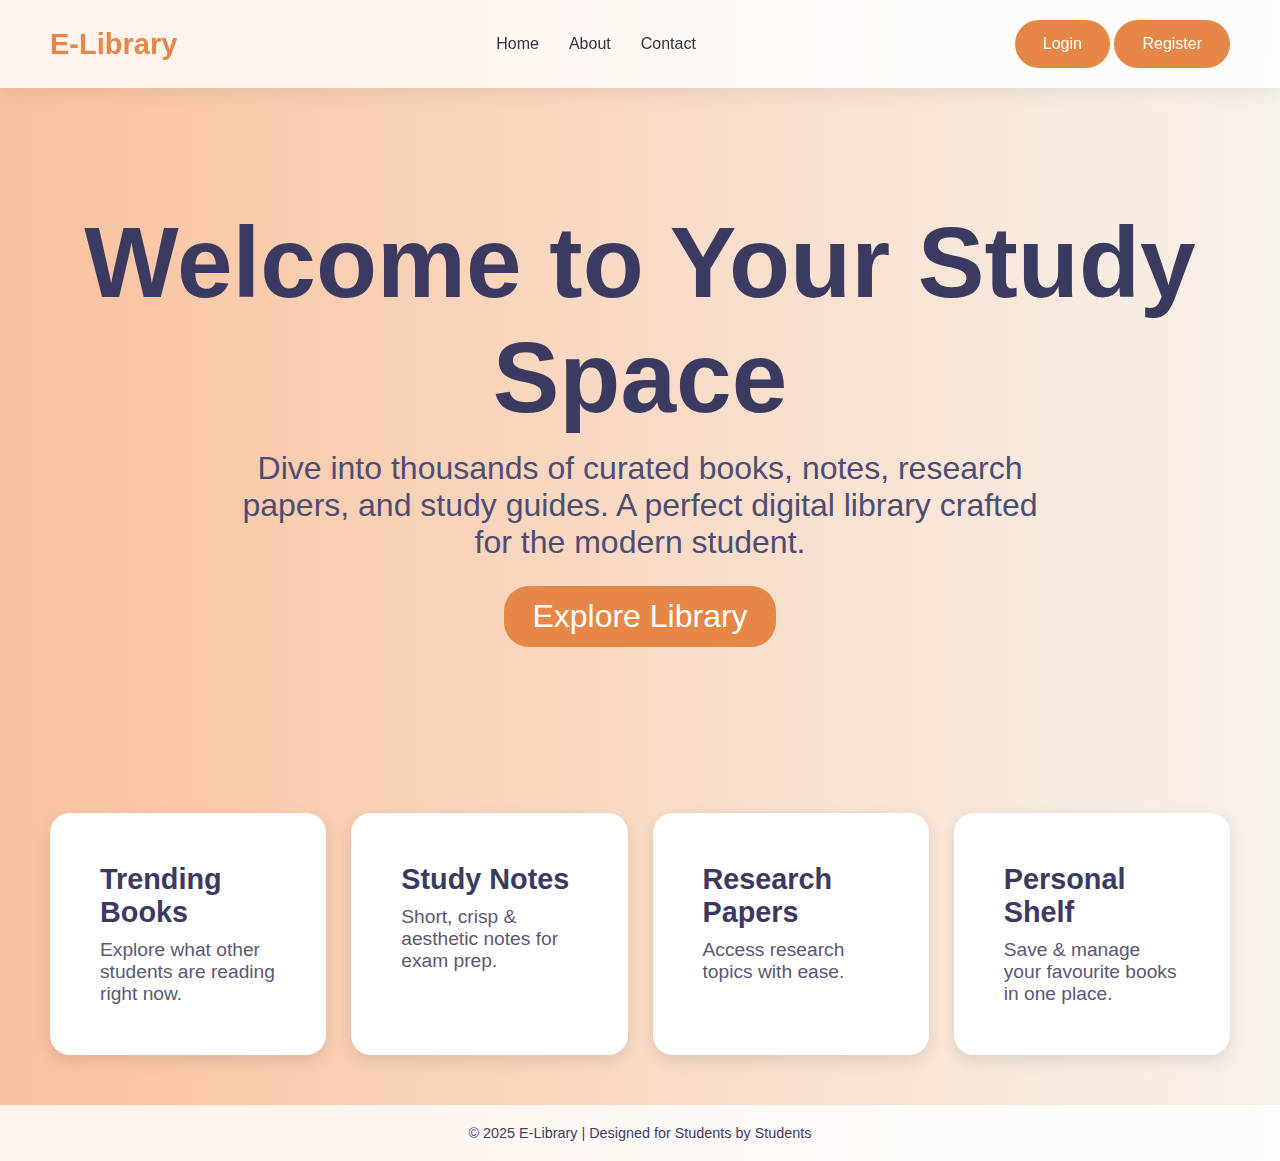
<file: index.html>
<!DOCTYPE html>
<html lang="en">
<head>
    <meta charset="UTF-8" />
    <meta name="viewport" content="width=device-width, initial-scale=1.0" />
    <title>E-Library | Home</title>
    <link rel="stylesheet" href="home.css">
   
</head>
<body>
    <nav>
        <div class="logo">E-Library</div>
        <div class="nav-links">
            <a href="#">Home</a>
            <a href="about.html">About</a>
            <a href="contact.html">Contact</a>
        </div>
        <div class="logreg">
      <a href="login.html"><button class="login">Login</button></a>
      <a href="register.html"><button class="reg">Register</button></a>
        </div>
    </nav>

    <section class="wel">
        <h1>Welcome to Your  Study Space</h1>
        <p>Dive into thousands of curated books, notes, research papers, and study guides. A perfect digital library crafted for the modern student.</p>
      <a href="explore.html"><button class="button">Explore Library</button></a>
    </section>

    <section class="cards-section">
        <div class="card">
            <h3>Trending Books</h3>
            <p>Explore what other students are reading right now.</p>
        </div>
        <div class="card">
            <h3>Study Notes</h3>
            <p>Short, crisp & aesthetic notes for exam prep.</p>
        </div>
        <div class="card">
            <h3>Research Papers</h3>
            <p>Access research topics with ease.</p>
        </div>
        <div class="card">
            <h3>Personal Shelf</h3>
            <p>Save & manage your favourite books in one place.</p>
        </div>
    </section>

    <footer>
        © 2025 E-Library | Designed for Students by Students
    </footer>
</body>
</html>
</file>
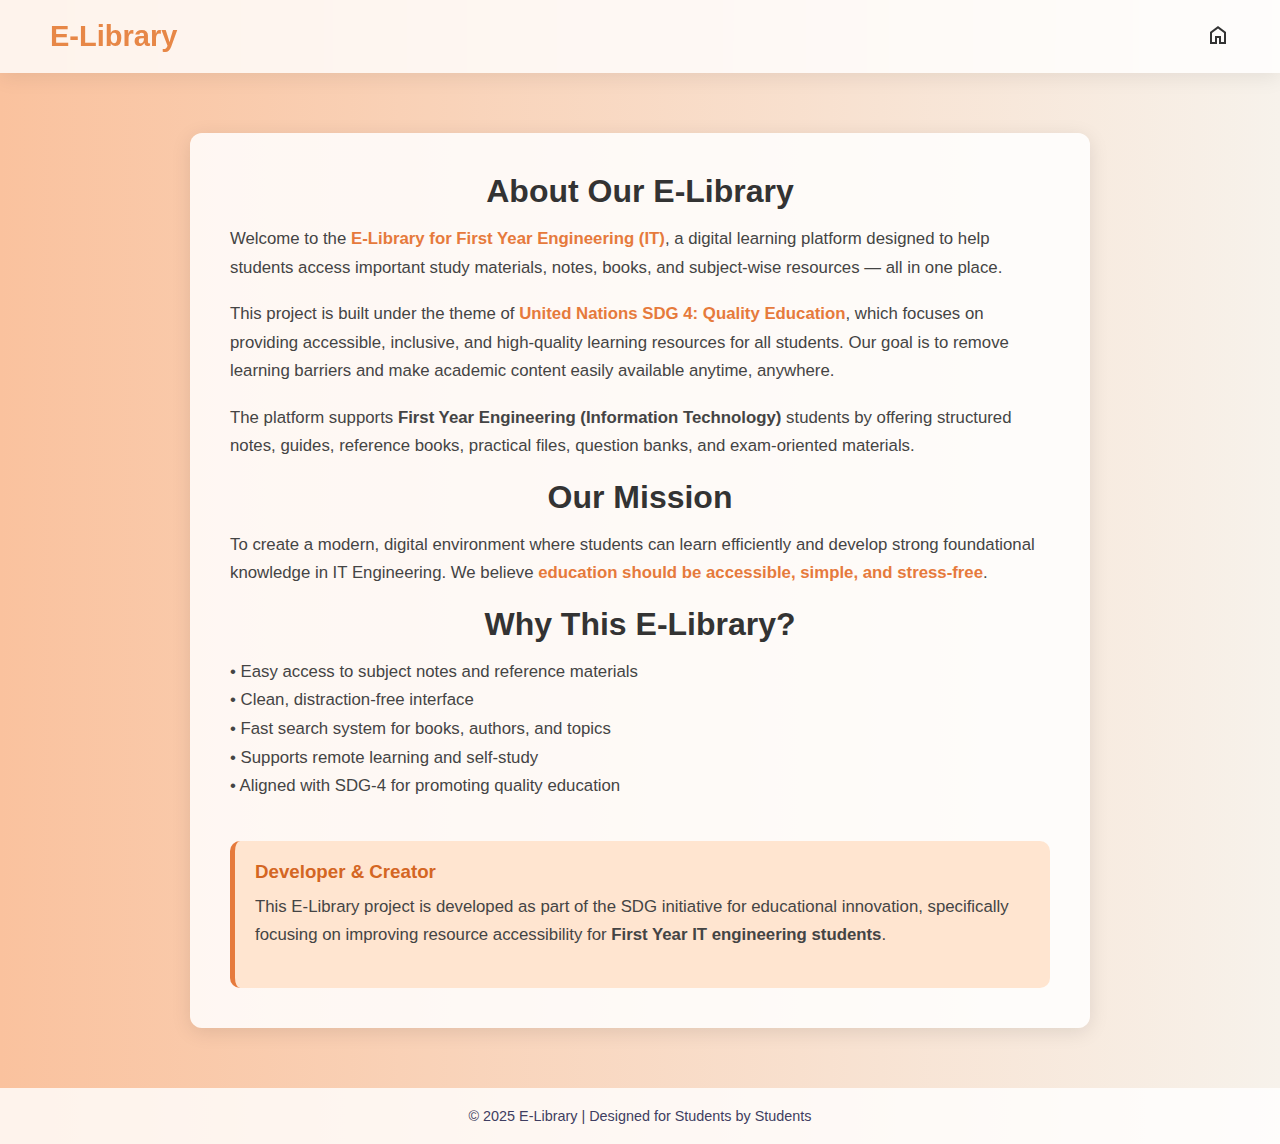
<file: about.html>
<!DOCTYPE html>
<html lang="en">
<head>
    <meta charset="UTF-8">
    <meta name="viewport" content="width=device-width, initial-scale=1.0">
    <title>About - E-Library</title>
    <link rel="stylesheet" href="home.css"> 
     <link rel="stylesheet" href="https://fonts.googleapis.com/css2?family=Material+Symbols+Outlined:opsz,wght,FILL,GRAD@24,400,0,0&icon_names=home" />
    <style>
       
        .about-container {
            max-width: 900px;
            margin: 60px auto;
            background: rgba(255, 255, 255, 0.85);
            padding: 40px;
            border-radius: 12px;
            box-shadow: 0 4px 20px rgba(0,0,0,0.1);
            animation: fadeIn 0.8s ease;
        }

        h2 {
            font-size: 2rem;
            margin-bottom: 15px;
            color: #333;
            text-align: center;
        }

        .about-container p {
            font-size: 1.05rem;
            line-height: 1.7;
            color: #444;
            margin-bottom: 18px;
        }

        .highlight {
            color: #e67a3c;
            font-weight: 600;
        }

        @keyframes fadeIn {
            from { opacity: 0; transform: translateY(20px); }
            to { opacity: 1; transform: translateY(0); }
        }

        .team-box {
            margin-top: 40px;
            padding: 20px;
            background: #ffe5d0;
            border-left: 5px solid #e67a3c;
            border-radius: 10px;
        }

        .team-box h3 {
            margin-bottom: 10px;
            color: #d46623;
        }
        footer {
    text-align: center;
    padding: 20px;
    font-size: 0.9rem;
    background: #ffffffcc;
    color: #403e61;
}
    </style>
</head>

<body>
   
    <nav class="nav">
        <div class="logo">E-Library</div>
        <div class="nav-links">
            <a href="index.html"><span class="material-symbols-outlined">
home
</span></a>
        </div>
    </nav>
    <div class="background-gradient"></div>
    <div class="about-container">
        <h2>About Our E-Library</h2>

        <p>
            Welcome to the <span class="highlight">E-Library for First Year Engineering (IT)</span>, 
            a digital learning platform designed to help students access important study materials, 
            notes, books, and subject-wise resources — all in one place.
        </p>

        <p>
            This project is built under the theme of 
            <span class="highlight">United Nations SDG 4: Quality Education</span>, 
            which focuses on providing accessible, inclusive, and high-quality learning resources 
            for all students. Our goal is to remove learning barriers and make academic content 
            easily available anytime, anywhere.
        </p>

        <p>
            The platform supports <strong>First Year Engineering (Information Technology)</strong> 
            students by offering structured notes, guides, reference books, practical files, question 
            banks, and exam-oriented materials.
        </p>

        <h2>Our Mission</h2>
        <p>
            To create a modern, digital environment where students can learn efficiently and 
            develop strong foundational knowledge in IT Engineering. We believe 
            <span class="highlight">education should be accessible, simple, and stress-free</span>.
        </p>

        <h2>Why This E-Library?</h2>
        <p>
            • Easy access to subject notes and reference materials<br>
            • Clean, distraction-free interface<br>
            • Fast search system for books, authors, and topics<br>
            • Supports remote learning and self-study<br>
            • Aligned with SDG-4 for promoting quality education
        </p>

        <div class="team-box">
            <h3>Developer & Creator</h3>
            <p>
                This E-Library project is developed as part of the SDG initiative for educational 
                innovation, specifically focusing on improving resource accessibility for  
                <strong>First Year IT engineering students</strong>.
            </p>
        </div>
    </div>
<footer>
        © 2025 E-Library | Designed for Students by Students
    </footer>
</body>
</html>
</file>
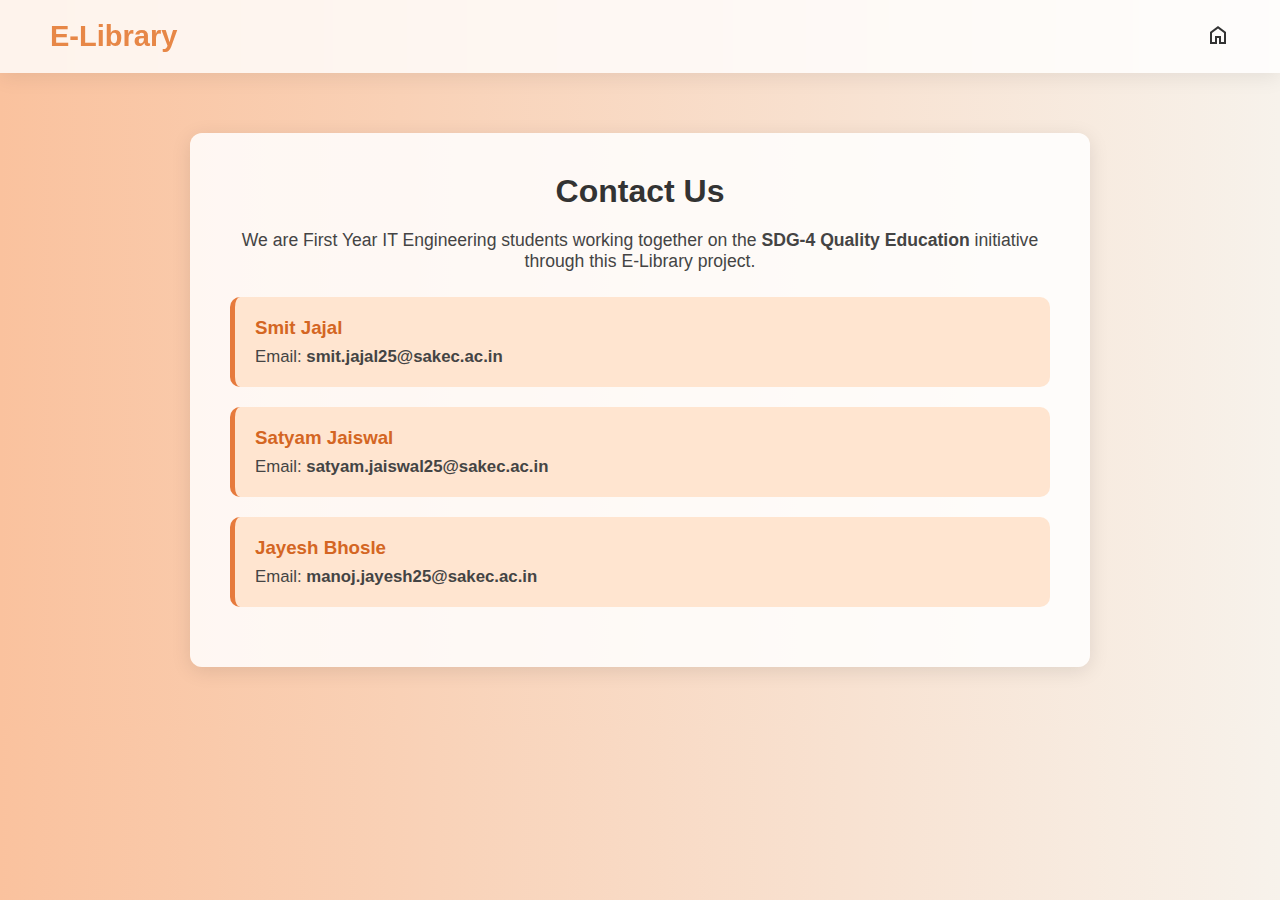
<file: contact.html>
<!DOCTYPE html>
<html lang="en">
<head>
    <meta charset="UTF-8">
    <meta name="viewport" content="width=device-width, initial-scale=1.0">
    <title>Contact - E-Library</title>
    <link rel="stylesheet" href="home.css">
<link rel="stylesheet" href="https://fonts.googleapis.com/css2?family=Material+Symbols+Outlined:opsz,wght,FILL,GRAD@24,400,0,0&icon_names=home" />
    <style>
        .contact-container {
            max-width: 900px;
            margin: 60px auto;
            background: rgba(255, 255, 255, 0.85);
            padding: 40px;
            border-radius: 12px;
            box-shadow: 0 4px 20px rgba(0,0,0,0.1);
            animation: fadeIn 0.8s ease;
        }

        h2 {
            text-align: center;
            font-size: 2rem;
            margin-bottom: 20px;
            color: #333;
        }

        .contact-card {
            background: #ffe5d0;
            padding: 20px;
            border-left: 5px solid #e67a3c;
            border-radius: 10px;
            margin-bottom: 20px;
        }

        .contact-card h3 {
            margin: 0 0 8px 0;
            color: #d46623;
        }

        .contact-card p {
            margin: 0;
            font-size: 1.05rem;
            color: #444;
        }

        @keyframes fadeIn {
            from { opacity: 0; transform: translateY(20px); }
            to { opacity: 1; transform: translateY(0); }
        }

        .intro {
            text-align: center;
            font-size: 1.1rem;
            margin-bottom: 25px;
            color: #444;
        }
    </style>
</head>

<body>

  
    <nav class="nav">
        <div class="logo">E-Library</div>
        <div class="nav-links">
            <a href="index.html"><span class="material-symbols-outlined">
home
</span></a>
        </div>
    </nav>

   
    <div class="background-gradient"></div>

  
    <div class="contact-container">

        <h2>Contact Us</h2>

        <p class="intro">
            We are First Year IT Engineering students working together on the  
            <strong>SDG-4 Quality Education</strong> initiative through this E-Library project.
        </p>

     
        <div class="contact-card">
            <h3>Smit Jajal</h3>
            <p>Email: <strong>smit.jajal25@sakec.ac.in</strong></p>
        </div>

        <div class="contact-card">
            <h3>Satyam Jaiswal</h3>
            <p>Email: <strong>satyam.jaiswal25@sakec.ac.in</strong></p>
        </div>

     
        <div class="contact-card">
            <h3>Jayesh Bhosle</h3>
            <p>Email: <strong>manoj.jayesh25@sakec.ac.in</strong></p>
        </div>

    </div>

</body>
</html>
</file>
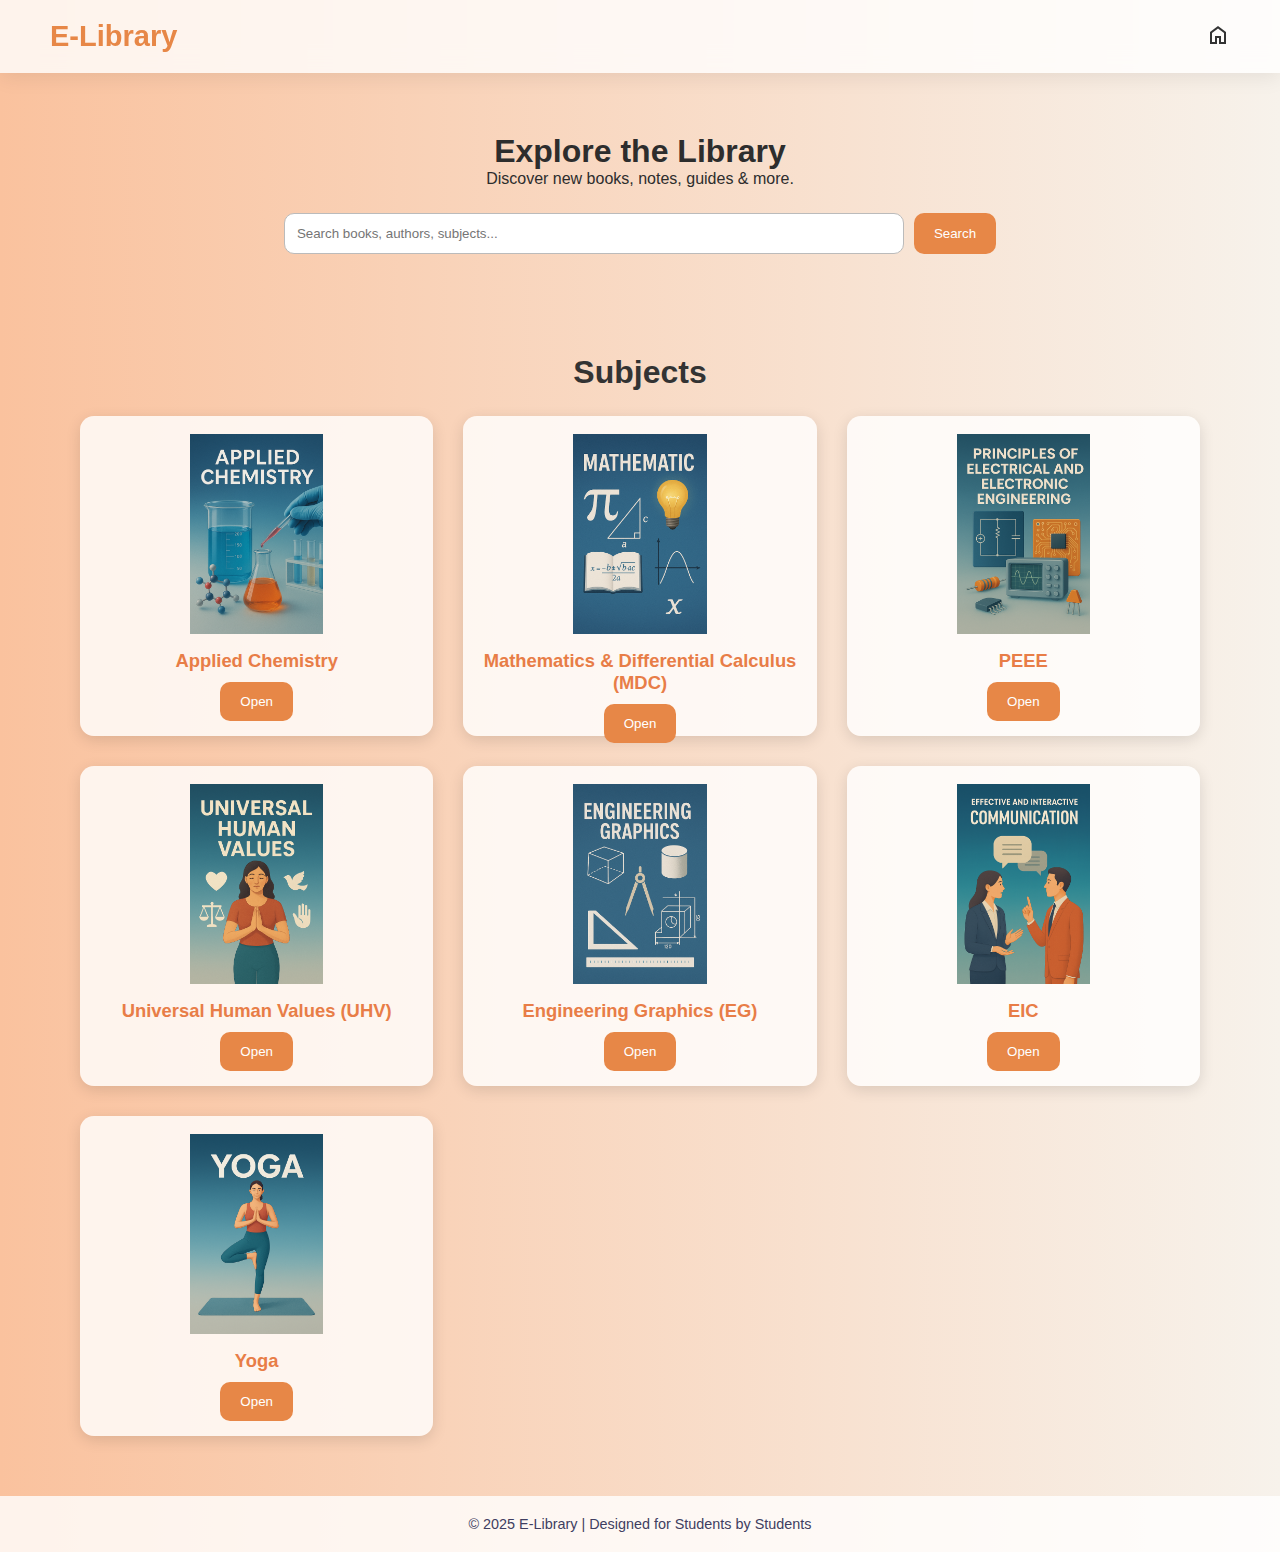
<file: explore.html>
<!DOCTYPE html>
<html lang="en">
<head>
    <meta charset="UTF-8">
    <meta name="viewport" content="width=device-width, initial-scale=1.0">
    <title>Explore - E-lib</title>
    
     <link rel="stylesheet" href="home.css">
    <link rel="stylesheet" href="https://fonts.googleapis.com/css2?family=Material+Symbols+Outlined:opsz,wght,FILL,GRAD@24,400,0,0&icon_names=home" />

    <style>
        @media (max-width: 900px) {
    .card-grid {
        grid-template-columns: repeat(2, 1fr);
    }
}

@media (max-width: 600px) {
    .card-grid {
        grid-template-columns: 1fr;
    }
}
    .explore {
    text-align: center;
    padding: 60px 20px;
}

.search-box {
    display: flex;
    justify-content: center;
    gap: 10px;
    margin-top: 25px;
}

.search-box input {
    width: 50%;
    padding: 12px;
    border-radius: 10px;
    border: 1px solid #bbb;
}

.search-button {
    padding: 12px 20px;
    background: #e78747;
    color: white;
    border: none;
    border-radius: 10px;
    cursor: pointer;
    transition: 0.3s;
}
.search-button:hover{
     border-color: #010004;
      transform: scale(1.05);
        box-shadow: 0 12px 25px rgba(0,0,0,0.3);
}
footer {
    text-align: center;
    padding: 20px;
    font-size: 0.9rem;
    background: #ffffffcc;
    color: #403e61;
}

        .subjects {
    padding: 40px 40px 60px;
    text-align: center;
}

.subjects h2 {
    font-size: 2rem;
    margin-bottom: 25px;
    color: #333;
}


.card-grid {
    display: grid;
    grid-template-columns: repeat(3, 1fr); 
    gap: 30px;
    padding: 0 40px;
}


.card {
    background: #ffffffcc;
    border-radius: 14px;
    padding: 18px;
    height: 320px;              
    box-shadow: 0 4px 15px rgba(0, 0, 0, 0.12);
    transition: 0.3s ease;
    cursor: pointer;
}

.card:hover {
    transform: translateY(-6px);
    box-shadow: 0 12px 25px rgba(0,0,0,0.25);
}


.card img {
    width: 100%;
    height: 200px;              
    object-fit: contain;
    border-radius: 12px;
    margin-bottom: 12px;
}


.card h3 {
    font-size: 1.15rem;
    color: #e87d47;
    font-weight: 600;
}
    </style>
</head>
<body>
     <nav class="nav">
        <div class="logo">E-Library</div>
        <div class="nav-links">
            <a href="index.html"><span class="material-symbols-outlined">
home
</span></a>
        </div>
    </nav>
    <header class="explore"> 
        <h1>Explore the Library</h1>
         <p>Discover new books, notes, guides & more.</p> 
         
     <div class="search-box"> 
        <input type="text" placeholder="Search books, authors, subjects..." /> 
        <button class="search-button">Search</button>
     </div> 
    </header>
        
    <section class="subjects">
    <h2>Subjects</h2>

    <div class="card-grid">

       
        <div class="card" >
            <img src="Images/AC.png" alt="Applied Chemistry">
            <h3>Applied Chemistry</h3>
       <a href= "https://arunodayauniversity.ac.in/wp-content/uploads/2025/01/Applied-Chemistry-and-Volume-1-_-Mathematical-and-Analytical-Techniques.pdf" target="_blank">
         <button class="search-button" >Open</button>  </a>  
        </div>

        
        <div class="card">
            <img src="Images/MDC.png" alt="Mathematics and MDC" >
            <h3>Mathematics & Differential Calculus (MDC)</h3>
            <button class="search-button" >Open</button>
        </div>

       
        <div class="card">
            <img src="Images/peee.png" alt="PEEE">
            <h3>PEEE</h3>
            <button class="search-button" >Open</button>
        </div>

    
        <div class="card">
            <img src="Images/uhv.png" alt="UHV">
            <h3>Universal Human Values (UHV)</h3>
            <button class="search-button" >Open</button>
        </div>

      
        <div class="card">
            <img src="Images/EG.png" alt="EG">
            <h3>Engineering Graphics (EG)</h3>
            <button class="search-button" >Open</button>
        </div>

     
        <div class="card">
            <img src="Images/EIC.png" alt="EIC">
            <h3>EIC</h3>
            <button class="search-button" >Open</button>
        </div>

     
        <div class="card">
            <img src="Images/yoga.png" alt="Yoga">
            <h3>Yoga</h3>
            <button class="search-button" >Open</button>
        </div>

    </div>
</section>
 <footer> © 2025 E-Library | Designed for Students by Students </footer>

</body>
</html>
</file>
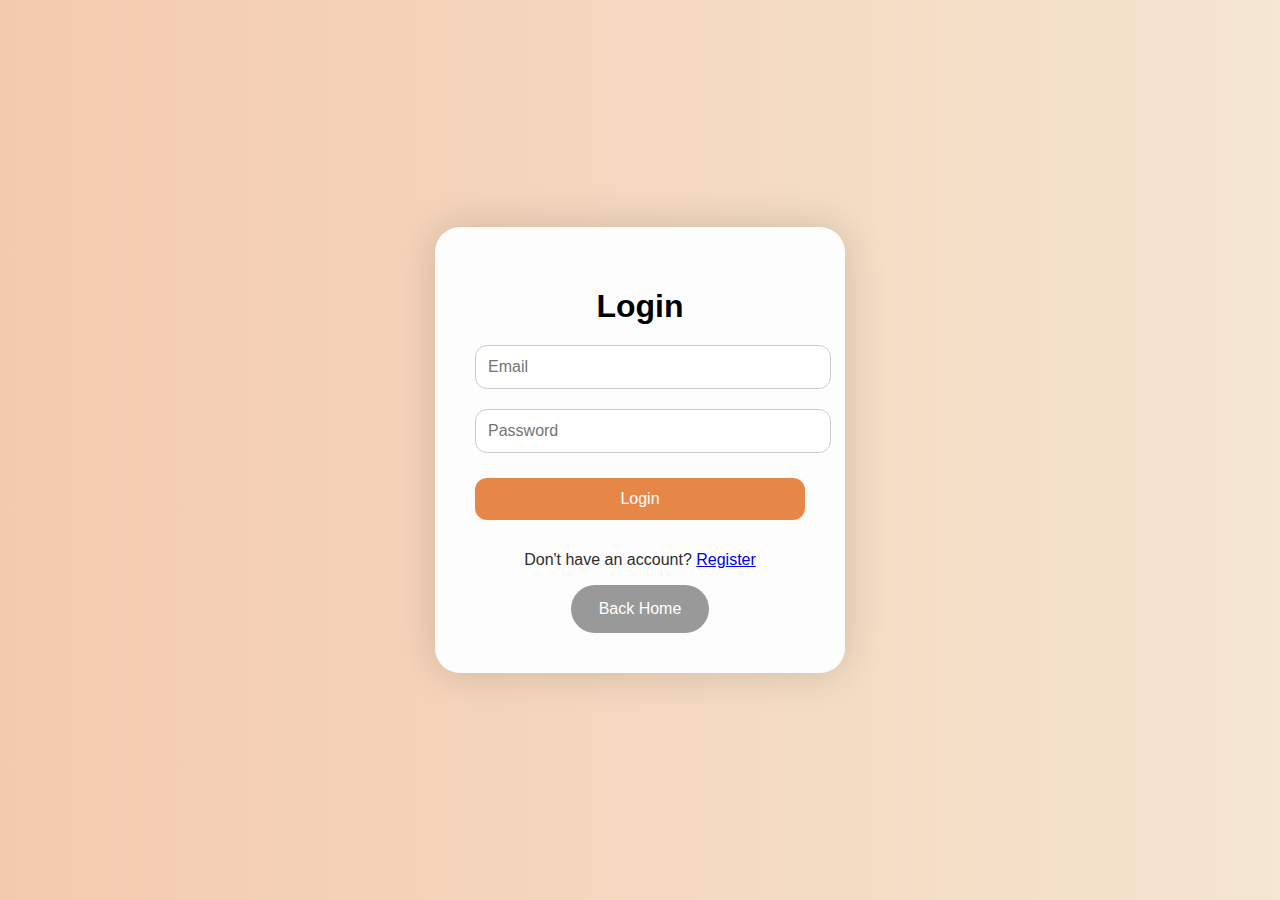
<file: login.html>
<!DOCTYPE html>
<html lang="en">
<head>
  <meta charset="UTF-8" />
  <meta name="viewport" content="width=device-width, initial-scale=1.0" />
  <title>Login | E‑Library</title>
  <style>
   body {
    margin: 0;
    padding: 0;
    background: #f3f1ff;
    color: #2d2d2d;
    font-family: 'Poppins',sans-serif;
    overflow: hidden;
    height: 100vh;
    display: flex;
    align-items: center;
    justify-content: center;
    background-image: linear-gradient( to right , #f4caae,rgb(244, 230, 208));
}
.login-container{
  display:flex;
  align-items: center;
  justify-content: center;

}
.login-card{
  background:#fdfdfd;
  padding: 40px;
  border-radius: 25px;
  width: 330px;
  text-align: center;
  box-shadow: 0 0 40px rgba(0, 0, 0, 0.15);
  animation: pop 1.4s;
}
@keyframes pop{
  0%{transform: scale(.7);opacity: 0;}
  100%{transform: scale(1);opacity: 1;}
}
 
.h1{
  font-size: 2rem;
  margin-bottom: 10px;
  color: black;
}
.input{
  width: 100%;
  padding: 12px;
  margin: 10px 0;
  border-radius: 12px;
  border: 1px solid #ccc;
  font-size: 1rem;
}
.btn{
  width: 100%;
  padding: 12px;
  border: none;
  border-radius: 12px;
   background: #e78747;
   color: white;
  font-size: 1rem;
  cursor:pointer;
  margin: 15px 0;
  transition:0.3s;
}
.btn:hover{
  transform: translateY(-3px);
  box-shadow: 0 5px 15px rgba(0,0,0,0.2);
}
.back-home {
    
    padding: 15px 28px;
    background:#9a9999 ;
    color: #fff;
    border: none;
    border-radius: 25px;
    cursor: pointer;
    transition: 0.3s;
    font-size: 1rem;
}

.back-home:hover{
    border-color: #010004;
      transform: scale(1.05);
        box-shadow: 0 12px 25px rgba(0,0,0,0.3);}
  </style>
</head>
<body>
  <div class="login-container">
    <div class="login-card">
      <h1 class="h1">Login</h1>
      <input type="email" placeholder="Email" class="input">
      <input type="password" placeholder="Password" class="input">
      <button class="btn">Login</button>
      <p>Don't have an account? <a href="register.html">Register</a></p>
    <a href="index.html"><button  class="back-home">Back Home</button></a>
   
    </div>
  </div>
</file>
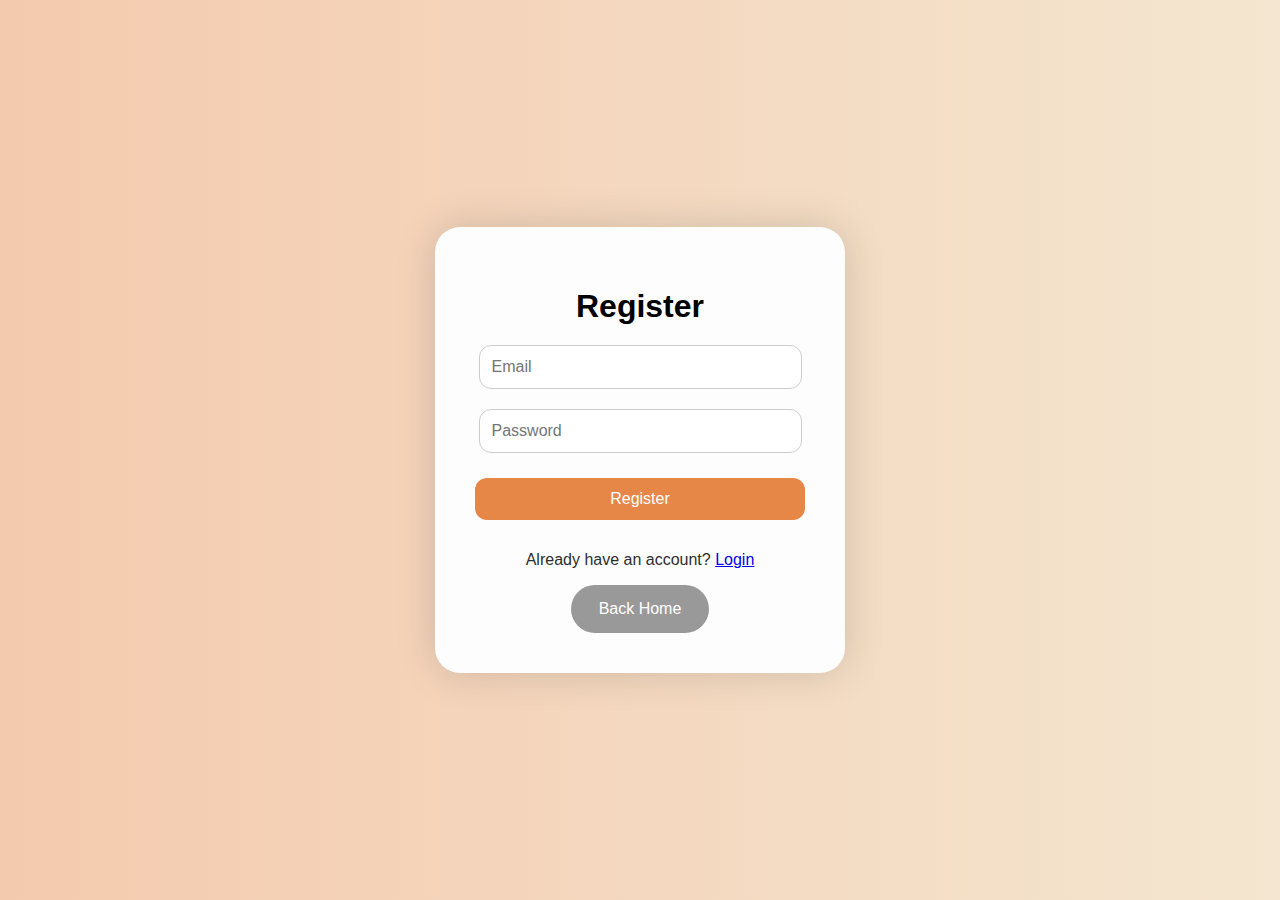
<file: register.html>
<!DOCTYPE html>
<html lang="en">
<head>
  <meta charset="UTF-8" />
  <meta name="viewport" content="width=device-width, initial-scale=1.0" />
  <title>Register | E‑Library</title>
  <style>
   body {
    margin: 0;
    padding: 0;
    background: #f3f1ff;
    color: #2d2d2d;
    font-family: 'Poppins',sans-serif;
    overflow: hidden;
    height: 100vh;
    display: flex;
    align-items: center;
    justify-content: center;
    background-image: linear-gradient( to right , #f4caae,rgb(244, 230, 208));
}
.register-container{
  display:flex;
  align-items: center;
  justify-content: center;

}
.register-card{
  background:#fdfdfd;
  padding: 40px;
  border-radius: 25px;
  width: 330px;
  text-align: center;
  box-shadow: 0 0 40px rgba(0, 0, 0, 0.15);
  animation: pop 1.4s;
}
@keyframes pop{
  0%{transform: scale(.7);opacity: 0;}
  100%{transform: scale(1);opacity: 1;}
}
 
.h1{
  font-size: 2rem;
  margin-bottom: 10px;
  color: black;
}
.input{
  width: 90%;
  padding: 12px;
  margin: 10px 0;
  border-radius: 12px;
  border: 1px solid #ccc;
  font-size: 1rem;
}
.btn{
  width: 100%;
  padding: 12px;
  border: none;
  border-radius: 12px;
   background: #e78747;
   color: white;
  font-size: 1rem;
  cursor:pointer;
  margin: 15px 0;
  transition:0.3s;
}
.btn:hover{
  transform: translateY(-3px);
  box-shadow: 0 5px 15px rgba(0,0,0,0.2);
}
.back-home {
    
    padding: 15px 28px;
    background:#9a9999 ;
    color: #fff;
    border: none;
    border-radius: 25px;
    cursor: pointer;
    transition: 0.3s;
    font-size: 1rem;
}

.back-home:hover{
    border-color: #010004;
      transform: scale(1.05);
        box-shadow: 0 12px 25px rgba(0,0,0,0.3);}
  </style>
</head>
<body>
  <div class="register-container">
    <div class="register-card">
      <h1 class="h1">Register</h1>
      <input type="email" placeholder="Email" class="input">
      <input type="password" placeholder="Password" class="input">
      <button class="btn">Register</button>
      <p>Already have an account? <a href="login.html">Login</a></p>
    <a href="index.html"><button  class="back-home">Back Home</button></a>
   
    </div>
  </div>
</file>
<file: home.css>
* {
    margin: 0;
    padding: 0;
    box-sizing: border-box;
    font-family: 'Poppins', sans-serif;
}

body {
    background: #f3f1ff;
    color: #2d2d2d;
    overflow-x: hidden;
    background-image: linear-gradient( to right , #fac29e,rgb(247, 242, 235));
}
nav {
    width: 100%;
    display: flex;
    justify-content: space-between;
    align-items: center;
    padding: 20px 50px;
    background: #ffffffcc;
    backdrop-filter: blur(12px);
    position: sticky;
    top: 0;
    z-index: 10;
    box-shadow: 0 4px 20px rgba(0, 0, 0, 0.08);
}

.logo {
    font-size: 29px;
    font-weight: 700;
    color: #e78747;
}

.nav-links {
    display: flex;
    gap: 30px;
}

.nav-links a {
    text-decoration: none;
    font-size: 1rem;
    color: #333;
    transition: 0.3s ease;
}

.nav-links a:hover {
    color: #e78747;
}

.login {
    
    padding: 15px 28px;
    background: #e78747;
    color: #fff;
    border: none;
    border-radius: 25px;
    cursor: pointer;
    transition: 0.3s;
    font-size: 1rem;
}

.login:hover {
    border-color: #010004;
      transform: scale(1.05);
        box-shadow: 0 12px 25px rgba(0,0,0,0.3);
}
.reg {
    
    padding: 15px 28px;
    background: #e78747;
    color: #fff;
    border: none;
    border-radius: 25px;
    cursor: pointer;
    transition: 0.3s;
    font-size: 1rem;
}

.reg:hover {
    border-color: #010004;
      transform: scale(1.05);
        box-shadow: 0 12px 25px rgba(0,0,0,0.3);}

.wel {
    height: 75vh;
    display: flex;
    justify-content: center;
    align-items: center;
    flex-direction: column;
    text-align: center;
    padding: 20px;
}

.wel h1 {
    font-size: 100px;
    color: #3b3a60;
    margin-bottom: 15px;
}

.wel p {
    font-size: 2rem;
    color: #4e4c73;
    max-width: 800px;
}

.button {
    margin-top: 25px;
    padding: 12px 28px;
    background: #e78747;
    color: #fff;
    border: none;
    border-radius: 25px;
    cursor: pointer;
    transition: 0.3s ease-in-out;
    font-size: 2rem;
}

.button:hover {
    background: #fff;
    color: #e78747;
    transform: scale(1.1);
     transform: scale(1.05);
        box-shadow: 0 12px 25px rgba(0,0,0,0.3);
}

.cards-section {
    display: flex;
    flex-wrap: wrap;
    gap: 25px;
    padding: 50px;
}

.card {
    background: #ffffff;
    border-radius: 20px;
    padding: 50px;
    box-shadow: 0 6px 16px rgba(0, 0, 0, 0.1);
    transition: 0.3s ease-in-out;
    cursor: pointer;
    flex: 1 1 260px;
}

.card:hover {
    transform: translateY(-8px);
    box-shadow: 0 10px 25px rgba(0, 0, 0, 0.592);
}

.card h3 {
    font-size: 1.8rem;
    margin-bottom: 10px;
    color: #3b3a60;
}

.card p {
    font-size: 1.2rem;
    color: #5a5875;
}

footer {
    text-align: center;
    padding: 20px;
    font-size: 0.9rem;
    background: #ffffffcc;

    color: #403e61;
}
</file>
